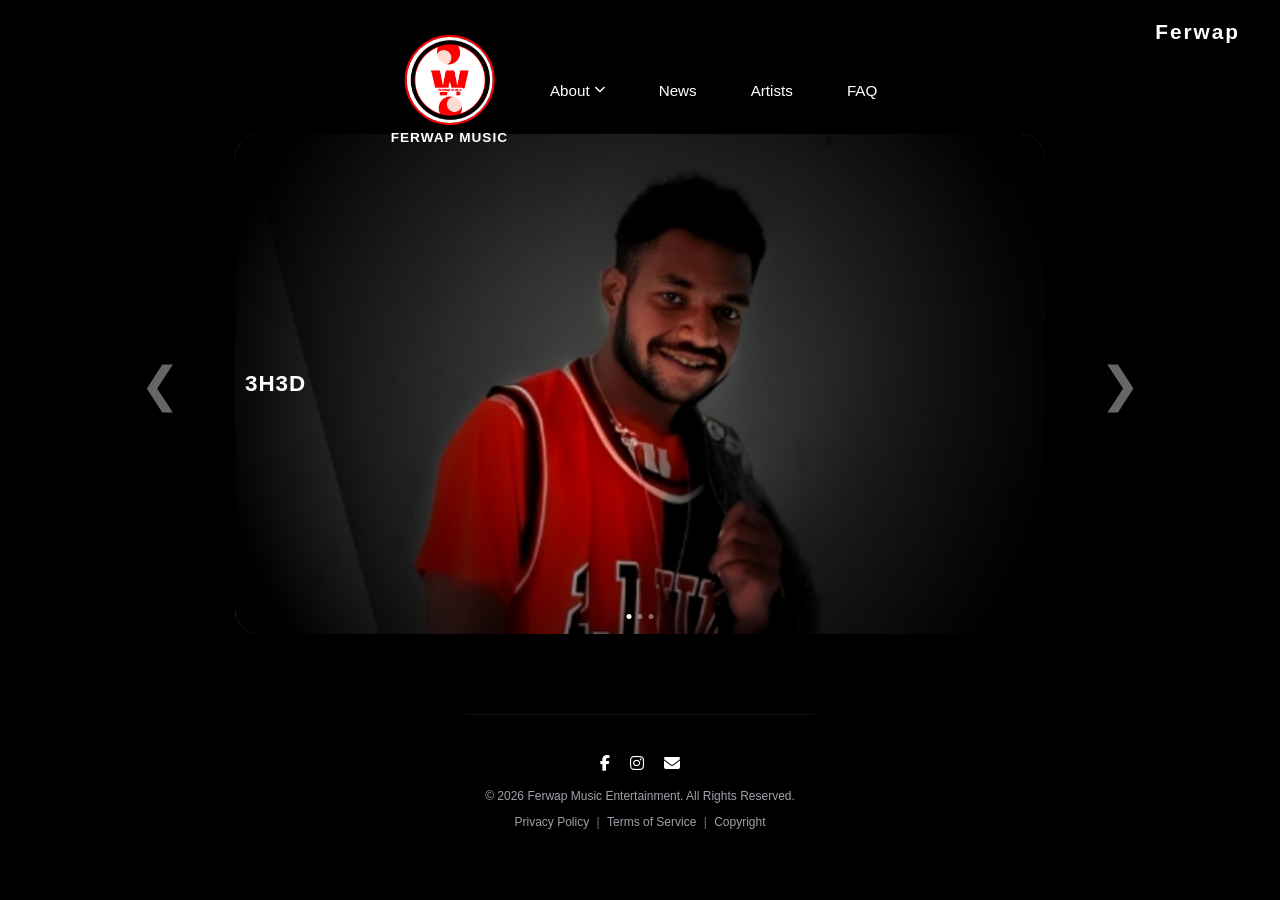
<file: index.html>
<!DOCTYPE html>
<html lang="en">
<head>
    <meta charset="UTF-8">
    <meta name="viewport" content="width=device-width, initial-scale=1.0">
    <title>Ferwap - Official Website</title>
    <link rel="icon" type="image/jpeg" href="ferwap.png">
    
    <!-- Tambahkan kode SEO & Open Graph di sini (di bawah baris icon, di atas stylesheet) -->
    <meta name="description" content="Ferwap Music Entertainment is an independent record label dedicated to global music distribution, artist management, and audio engineering excellence.">
    <meta name="keywords" content="Ferwap Music Entertainment, Ferwap Music, Record Label, Independent Record Label, Music Distribution, 3H3D, Ferrson, ANDER">
    <meta name="robots" content="index, follow, max-image-preview:large">
    <meta name="author" content="Ferwap Music Entertainment">
    <link rel="canonical" href="https://ferwap.com/">

    <!-- Open Graph Tags (Pastikan pakai Ferwap.jpeg yang ada di folder utama) -->
    <meta property="og:type" content="business.business">
    <meta property="og:title" content="Ferwap Music Entertainment | Independent Record Label">
    <meta property="og:description" content="Ferwap Music Entertainment is an independent record label dedicated to global music distribution, artist management, and audio engineering excellence.">
    <meta property="og:url" content="https://ferwap.com/">
    <meta property="og:image" content="https://ferwap.com/Ferwap.jpeg">

    <link rel="stylesheet" href="css/style.css">
    <link rel="stylesheet" href="css/style.css">
    <link rel="stylesheet" href="https://cdnjs.cloudflare.com/ajax/libs/font-awesome/6.4.0/css/all.min.css">
    <script id="Cookiebot" src="https://consent.cookiebot.com/uc.js" data-cbid="98681b56-e768-4ba2-be02-112eac0b8308"  type="text/javascript"></script>
    <!-- Google tag (gtag.js) -->
<script async src="https://www.googletagmanager.com/gtag/js?id=G-PMJVQNVLZD"></script>
<script>
  window.dataLayer = window.dataLayer || [];
  function gtag(){dataLayer.push(arguments);}
  gtag('js', new Date());

  gtag('config', 'G-PMJVQNVLZD');
</script>
</head>
<body>

    <!-- Top Header Bar (Logo SONY di Kanan Atas) -->
    <header class="top-header">
        <div class="brand-top-right">
            <span class="sony-logo">Ferwap</span>
        </div>
    </header>

<!-- Hero Main Section -->
        <section class="hero-container">
            <!-- Header Navigasi & Logo Bersanding dalam Satu Baris -->
            <nav class="main-nav">
                <!-- Logo Ferwap Music diletakkan di sebelah kiri About -->
                <div class="brand-group-left">
                <a href="https://ferwap.com" style="display: flex; flex-direction: column; align-items: center; text-decoration: none;">
                    <img src="Ferwap.jpeg" alt="Ferwap Music Logo" style="height: 90px; width: 90px; border-radius: 50%; object-fit: cover; border: 2px solid #ff0000;">
                    <span class="sub-brand-text" style="color: #fff; font-weight: bold; letter-spacing: 1px; margin-top: 5px; font-size: 0.85rem;">FERWAP MUSIC</span>
                </a>
            </div>

                <!-- Menu Navigasi -->
                <div class="dropdown">
                    <a href="#" class="drop-btn">About <i class="fa-solid fa-chevron-down" style="font-size: 0.7rem; margin-left: 4px;"></i></a>
                    <div class="dropdown-content">
                        <a href="artists">Featured Artists</a>
                        <a href="executives">Executives</a>
                        <a href="contacts">Contacts</a>
                    </div>
                </div>
                <a href="news">News</a>
                <a href="artists">Artists</a>
                <a href="faq">FAQ</a>
            </nav>

            <!-- Slide Content (Gambar & Teks Artist di Tengah) -->
            <div class="slide-content">
                <button class="slider-arrow arrow-left" id="prevBtn">&#10094;</button>
                <div class="artist-label-text">3H3D</div>
                <div class="hero-image-box">
                    <a href="https://3h3dofficial.web.id" target="_blank">
                        <img src="3H3D.jpeg" alt="3H3D" class="hero-img">
                    </a>
                    <div class="hero-dots">
                        <span class="dot active"></span>
                        <span class="dot"></span>
                        <span class="dot"></span>
                    </div>
                </div>
                <button class="slider-arrow arrow-right" id="nextBtn">&#10095;</button>
            </div>

    <!-- Footer Section -->
    <footer class="site-footer">
        <div class="social-icons">
            <a href="https://www.facebook.com/ferwapmusic" aria-label="Facebook"><i class="fa-brands fa-facebook-f"></i></a>
            <a href="https://www.instagram.com/ferwapmusic" aria-label="Instagram"><i class="fa-brands fa-instagram"></i></a>
            <a href="ferwapmusic.info@gmail.com" aria-label="Email"><i class="fa-solid fa-envelope"></i></a>
        </div>
        <p class="copyright">&copy; 2026 Ferwap Music Entertainment. All Rights Reserved.</p>
        <div class="footer-links">
            <a href="privacy">Privacy Policy</a> | 
            <a href="terms">Terms of Service</a> | 
            <a href="copyright">Copyright</a>
        </div>
    </footer>

    <script src="js/main.js"></script>
</body>
</html>
</file>
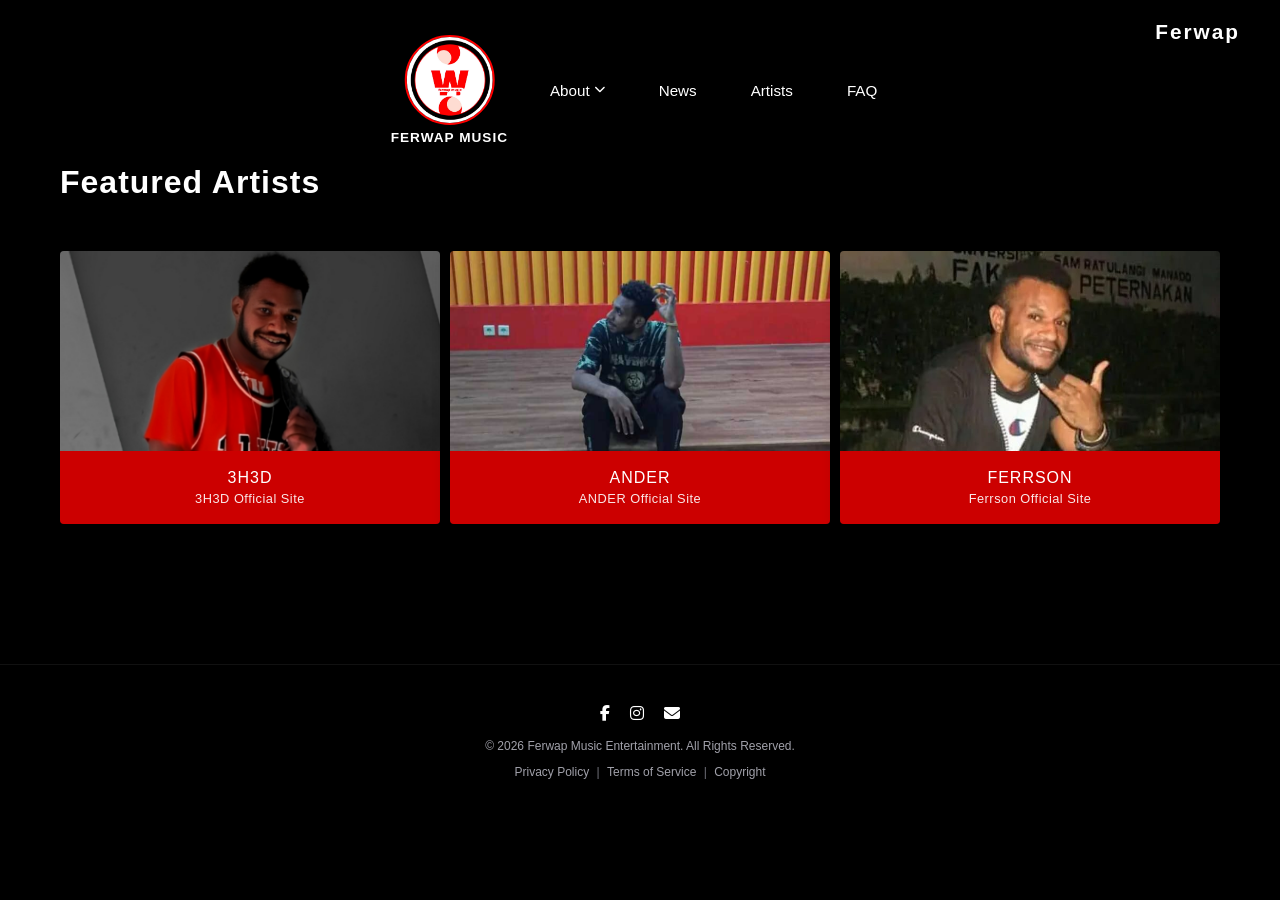
<file: artists.html>
<!DOCTYPE html>
<html lang="id">
<head>
    <meta charset="UTF-8">
    <meta name="viewport" content="width=device-width, initial-scale=1.0">
    <title>Featured Artists - Ferwap Music</title>
    <link rel="icon" type="image/jpeg" href="ferwap.png">
    <link rel="stylesheet" href="css/style.css">
    <link rel="stylesheet" href="https://cdnjs.cloudflare.com/ajax/libs/font-awesome/6.4.0/css/all.min.css">
    <style>
        <style>
     /* Gaya Khusus Halaman Artists Latar Belakang Hitam */
        body {
            background-color: #000000; /* Latar belakang hitam penuh */
            color: #ffffff;            /* Teks utama putih */
            margin: 0;
            font-family: sans-serif;
        }
        

        .artists-section {
            padding: 60px 20px;
            max-width: 1200px;
            margin: 0 auto;
        }

        .artists-header {
            text-align: left;
            margin-bottom: 50px;
        }

        .artists-header h1 {
            font-size: 2.rem;
            font-weight: 800;
            letter-spacing: 1px;
            color: #ffffff;
            margin-bottom: 10px;
        }

        /* Grid Kartu Artis */
        .artists-grid {
            display: grid;
            grid-template-columns: repeat(auto-fit, minmax(150px, 1fr));
            gap: 10px;
        }

        .artist-card {
            background-color: #111111;
            text-decoration: none;
            display: block;
            box-shadow: 0 4px 15px rgba(0, 0, 0, 0.5);
            transition: transform 0.3s ease, box-shadow 0.3s ease;
            overflow: hidden;
            border-radius: 4px;
        }

        .artist-card:hover {
            transform: translateY(-6px);
            box-shadow: 0 10px 25px rgba(255, 255, 255, 0.1);
        }

        .artist-card-img {
            width: 100%;
            height: 200px;
            object-fit: cover;
            display: block;
        }

        /* Kotak Merah di Bawah Foto */
        .artist-card-info {
            background-color: #cc0000; /* Warna merah khas label */
            color: #fff;
            padding: 18px 15px;
            text-align: center;
        }

        .artist-card-name {
            font-size: 1.rem;
            font-weight: 500;
            letter-spacing: 1px;
            margin-bottom: 4px;
            text-transform: uppercase;
        }

        .artist-card-sub {
            font-size: 0.8rem;
            letter-spacing: 0.5px;
            opacity: 0.9;
        }
</style>
    </style>
    <script id="Cookiebot" src="https://consent.cookiebot.com/uc.js" data-cbid="98681b56-e768-4ba2-be02-112eac0b8308"  type="text/javascript"></script>
    <!-- Google tag (gtag.js) -->
<script async src="https://www.googletagmanager.com/gtag/js?id=G-PMJVQNVLZD"></script>
<script>
  window.dataLayer = window.dataLayer || [];
  function gtag(){dataLayer.push(arguments);}
  gtag('js', new Date());

  gtag('config', 'G-PMJVQNVLZD');
</script>
</head>
<body>

    <!-- Top Header Bar (Logo SONY di Kanan Atas) -->
    <header class="top-header">
        <div class="brand-top-right">
            <span class="sony-logo">Ferwap</span>
        </div>
    </header>

    <!-- Hero Main Section & Navigasi -->
    <section class="hero-container">
        <nav class="main-nav">
            <!-- Logo Ferwap Music di sebelah kiri -->
            <div class="brand-group-left">
                <a href="https://ferwap.com" style="display: flex; flex-direction: column; align-items: center; text-decoration: none;">
                    <img src="Ferwap.jpeg" alt="Ferwap Music Logo" style="height: 90px; width: 90px; border-radius: 50%; object-fit: cover; border: 2px solid #ff0000;">
                    <span class="sub-brand-text" style="color: #fff; font-weight: bold; letter-spacing: 1px; margin-top: 5px; font-size: 0.85rem;">FERWAP MUSIC</span>
                </a>
            </div>

            <!-- Menu Navigasi -->
            <div class="dropdown">
                <a href="#" class="drop-btn">About <i class="fa-solid fa-chevron-down" style="font-size: 0.7rem; margin-left: 4px;"></i></a>
                <div class="dropdown-content">
                    <a href="artists">Featured Artists</a>
                    <a href="executives">Executives</a>
                    <a href="contacts">Contacts</a>
                </div>
            </div>
            <a href="news">News</a>
            <a href="artists">Artists</a>
            <a href="faq">FAQ</a>
        </nav>
    </section>

    <!-- Konten Utama Halaman Featured Artists -->
    <main class="artists-section">
        <div class="artists-header">
            <h1>Featured Artists</h1>
        </div>

        <div class="artists-grid">
            
            <!-- Artis 1: 3H3D -->
            <a href="https://3h3dofficial.web.id" target="_blank" class="artist-card">
                <img src="3H3D.jpeg" alt="3H3D" class="artist-card-img">
                <div class="artist-card-info">
                    <div class="artist-card-name">3H3D</div>
                    <div class="artist-card-sub">3H3D Official Site</div>
                </div>
            </a>

            <!-- Artis 2: ANDER -->
            <a href="https://anderld.ferwap.com/" target="_blank" class="artist-card">
                <img src="ANDER.jpg" alt="ANDER" class="artist-card-img">
                <div class="artist-card-info">
                    <div class="artist-card-name">ANDER</div>
                    <div class="artist-card-sub">ANDER Official Site</div>
                </div>
            </a>

            <!-- Artis 3: Ferrson -->
            <a href="https://ferrsonproduction.ferwap.com" target="_blank" class="artist-card">
                <img src="Ferrson.F.jpeg" alt="Ferrson" class="artist-card-img">
                <div class="artist-card-info">
                    <div class="artist-card-name">Ferrson</div>
                    <div class="artist-card-sub">Ferrson Official Site</div>
                </div>
            </a>

        </div>
    </main>

     <!-- Footer Section -->
    <footer class="site-footer">
        <div class="social-icons">
            <a href="https://www.facebook.com/ferwapmusic" aria-label="Facebook"><i class="fa-brands fa-facebook-f"></i></a>
            <a href="https://www.instagram.com/ferwapmusic" aria-label="Instagram"><i class="fa-brands fa-instagram"></i></a>
            <a href="ferwapmusic.info@gmail.com" aria-label="Email"><i class="fa-solid fa-envelope"></i></a>
        </div>
        <p class="copyright">&copy; 2026 Ferwap Music Entertainment. All Rights Reserved.</p>
        <div class="footer-links">
            <a href="privacy">Privacy Policy</a> | 
            <a href="terms">Terms of Service</a> | 
            <a href="copyright">Copyright</a>
        </div>
    </footer>
</body>
</html>
</file>
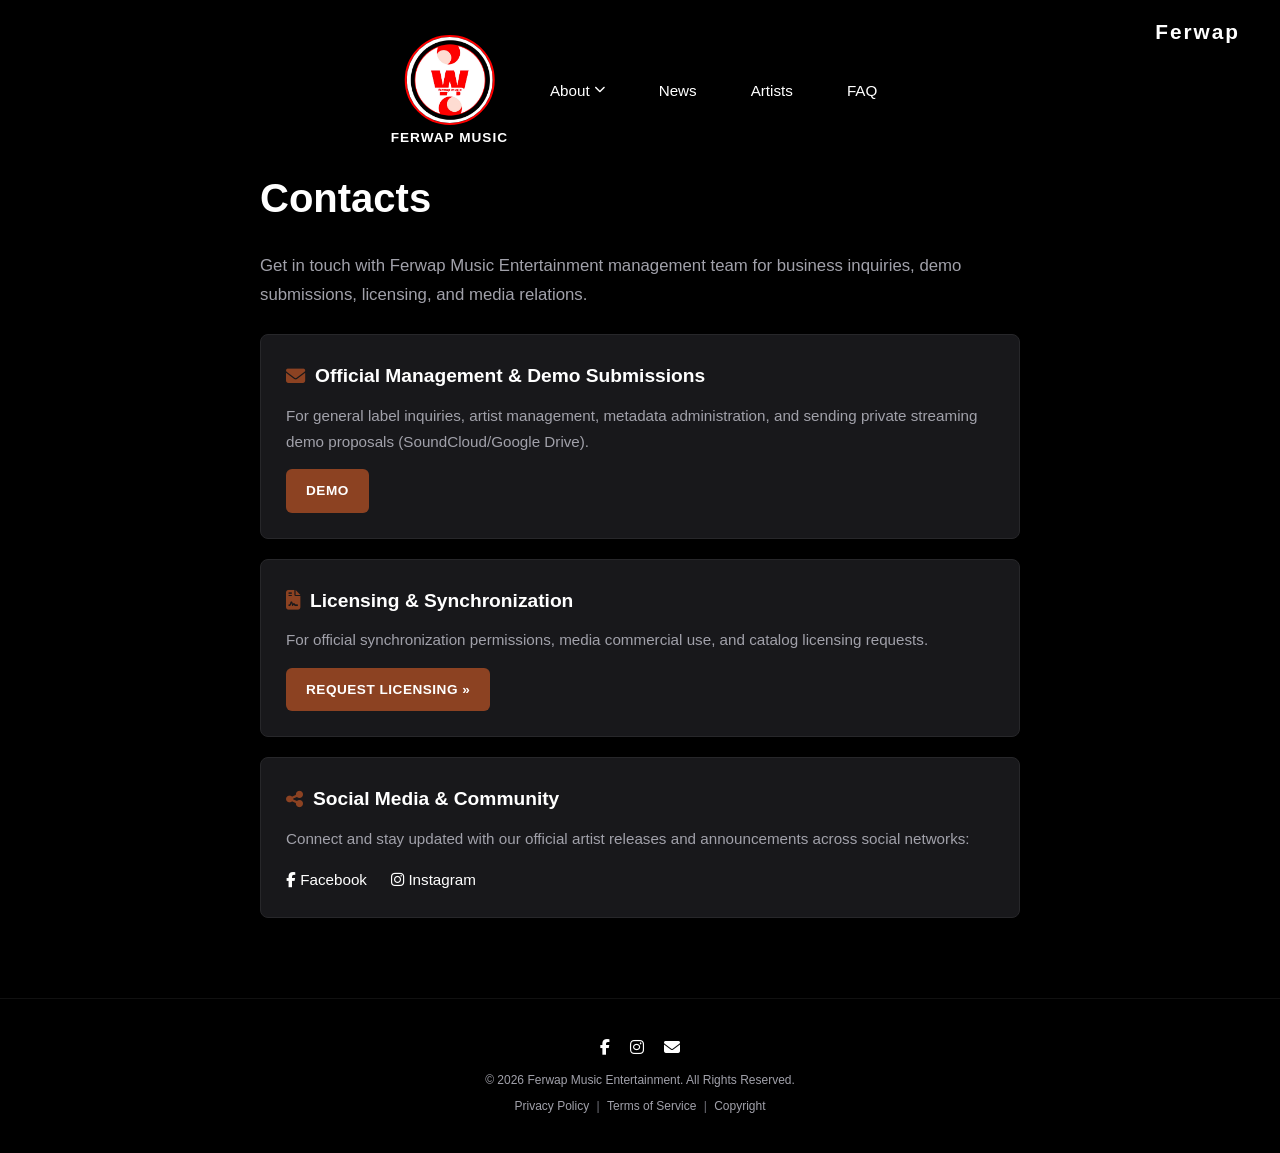
<file: contacts.html>
<!DOCTYPE html>
<html lang="en">
<head>
    <meta charset="UTF-8">
    <meta name="viewport" content="width=device-width, initial-scale=1.0">
    <title>Contacts - Ferwap Music</title>
    <link rel="icon" type="image/jpeg" href="ferwap.png">
    <link rel="stylesheet" href="css/style.css">
    <link rel="stylesheet" href="https://cdnjs.cloudflare.com/ajax/libs/font-awesome/6.4.0/css/all.min.css">
    <style>
        .legal-container {
            max-width: 800px;
            margin: 60px auto;
            padding: 0 20px;
            color: #d1d5db;
            line-height: 1.7;
        }
        .legal-container h1 {
            color: #ffffff;
            font-size: 2.5rem;
            margin-bottom: 20px;
            font-weight: 800;
        }
        .legal-container p {
            margin-bottom: 25px;
            font-size: 1.05rem;
            color: #a1a1aa;
        }
        .contact-box {
            background-color: #18181b;
            border: 1px solid #27272a;
            border-radius: 8px;
            padding: 25px;
            margin-bottom: 20px;
            transition: background-color 0.2s;
        }
        .contact-box:hover {
            background-color: #202023;
        }
        .contact-box h3 {
            color: #ffffff;
            font-size: 1.2rem;
            margin-bottom: 10px;
            font-weight: 700;
            display: flex;
            align-items: center;
            gap: 10px;
        }
        .contact-box h3 i {
            color: #8c4222;
        }
        .contact-box p {
            margin-bottom: 15px;
            font-size: 0.95rem;
        }
        .btn-contact {
            display: inline-block;
            background-color: #8c4222;
            color: #ffffff;
            text-decoration: none;
            padding: 10px 20px;
            border-radius: 6px;
            font-size: 0.85rem;
            font-weight: 700;
            letter-spacing: 0.5px;
            transition: background-color 0.2s ease;
        }
        .btn-contact:hover {
            background-color: #a64f28;
        }
        .legal-container strong {
            color: #ffffff;
        }
    </style>
    <script id="Cookiebot" src="https://consent.cookiebot.com/uc.js" data-cbid="98681b56-e768-4ba2-be02-112eac0b8308"  type="text/javascript"></script>
    <!-- Google tag (gtag.js) -->
<script async src="https://www.googletagmanager.com/gtag/js?id=G-PMJVQNVLZD"></script>
<script>
  window.dataLayer = window.dataLayer || [];
  function gtag(){dataLayer.push(arguments);}
  gtag('js', new Date());

  gtag('config', 'G-PMJVQNVLZD');
</script>
</head>
<body>

    <!-- Top Header Bar -->
    <header class="top-header">
        <div class="brand-top-right">
            <span class="sony-logo">Ferwap</span>
        </div>
    </header>

    <!-- Hero Main Section -->
    <section class="hero-container">
        <nav class="main-nav">
            <div class="brand-group-left">
                <a href="https://ferwap.com" style="display: flex; flex-direction: column; align-items: center; text-decoration: none;">
                    <img src="Ferwap.jpeg" alt="Ferwap Music Logo" style="height: 90px; width: 90px; border-radius: 50%; object-fit: cover; border: 2px solid #ff0000;">
                    <span class="sub-brand-text" style="color: #fff; font-weight: bold; letter-spacing: 1px; margin-top: 5px; font-size: 0.85rem;">FERWAP MUSIC</span>
                </a>
            </div>

            <div class="dropdown">
                <a href="#" class="drop-btn">About <i class="fa-solid fa-chevron-down" style="font-size: 0.7rem; margin-left: 4px;"></i></a>
                <div class="dropdown-content">
                    <a href="artists">Featured Artists</a>
                    <a href="executives">Executives</a>
                    <a href="contacts">Contacts</a>
                </div>
            </div>
            <a href="news">News</a>
            <a href="artists">Artists</a>
            <a href="faq">FAQ</a>
        </nav>
    </section>

    <!-- Main Content Area -->
    <main class="legal-container">
        
        <h1>Contacts</h1>
        <p>Get in touch with Ferwap Music Entertainment management team for business inquiries, demo submissions, licensing, and media relations.</p>
        
        <!-- Kotak Kontak 1: Umum & Manajemen -->
        <div class="contact-box">
            <h3><i class="fa-solid fa-envelope"></i> Official Management & Demo Submissions</h3>
            <p>For general label inquiries, artist management, metadata administration, and sending private streaming demo proposals (SoundCloud/Google Drive).</p>
            <a href="https://talent.ferwap.com" class="btn-contact">DEMO</a>
        </div>

        <!-- Kotak Kontak 2: Perizinan / Licensing -->
        <div class="contact-box">
            <h3><i class="fa-solid fa-file-contract"></i> Licensing & Synchronization</h3>
            <p>For official synchronization permissions, media commercial use, and catalog licensing requests.</p>
            <a href="mailto:ferwapmusic.info@gmail.com" class="btn-contact">REQUEST LICENSING »</a>
        </div>

        <!-- Kotak Kontak 3: Sosial Media -->
        <div class="contact-box">
            <h3><i class="fa-solid fa-share-nodes"></i> Social Media & Community</h3>
            <p>Connect and stay updated with our official artist releases and announcements across social networks:</p>
            <p style="margin-bottom: 0;">
                <a href="https://www.facebook.com/ferwapmusic" target="_blank" style="color: #ffffff; text-decoration: none; margin-right: 20px;"><i class="fa-brands fa-facebook-f"></i> Facebook</a>
                <a href="https://www.instagram.com/ferwapmusic" target="_blank" style="color: #ffffff; text-decoration: none;"><i class="fa-brands fa-instagram"></i> Instagram</a>
            </p>
        </div>

    </main>

    <!-- Footer Section -->
    <footer class="site-footer">
        <div class="social-icons">
            <a href="https://www.facebook.com/ferwapmusic" aria-label="Facebook"><i class="fa-brands fa-facebook-f"></i></a>
            <a href="https://www.instagram.com/ferwapmusic" aria-label="Instagram"><i class="fa-brands fa-instagram"></i></a>
            <a href="mailto:ferwapmusic.info@gmail.com" aria-label="Email"><i class="fa-solid fa-envelope"></i></a>
        </div>
        <p class="copyright">&copy; 2026 Ferwap Music Entertainment. All Rights Reserved.</p>
        <div class="footer-links">
            <a href="privacy">Privacy Policy</a> | 
            <a href="terms">Terms of Service</a> | 
            <a href="copyright">Copyright</a>
        </div>
    </footer>

</body>
</html>
</file>
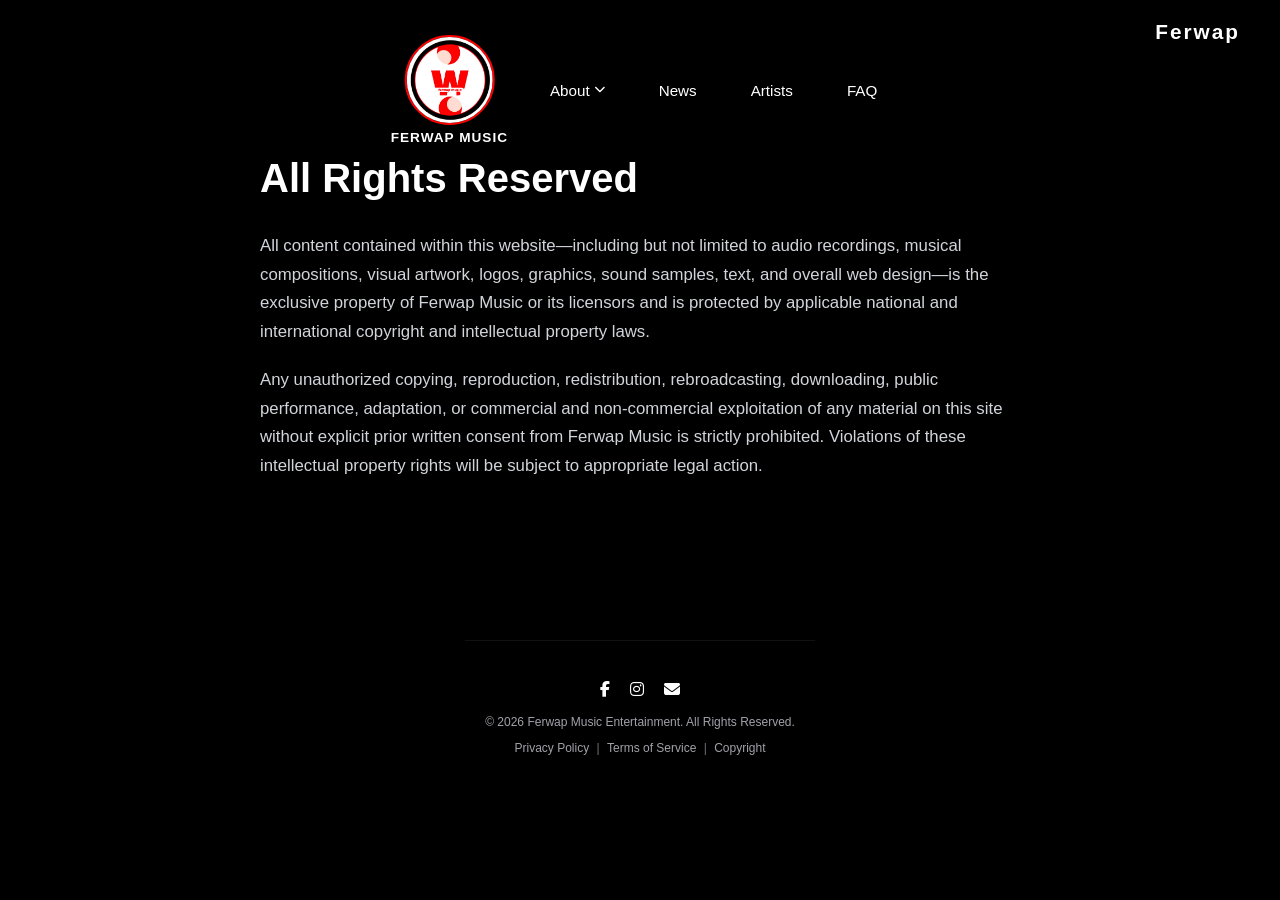
<file: copyright.html>
<!DOCTYPE html>
<html lang="en">
<head>
    <meta charset="UTF-8">
    <meta name="viewport" content="width=device-width, initial-scale=1.0">
    <title>Copyright - Ferwap Music</title>
    <link rel="icon" type="image/jpeg" href="ferwap.png">
    <link rel="stylesheet" href="css/style.css">
    <link rel="stylesheet" href="https://cdnjs.cloudflare.com/ajax/libs/font-awesome/6.4.0/css/all.min.css">
    <style>
        .legal-container {
            max-width: 800px;
            margin: 60px auto;
            padding: 0 20px;
            color: #d1d5db;
            line-height: 1.7;
        }
        .legal-container h1 {
            color: #ffffff;
            font-size: 2.5rem;
            margin-bottom: 20px;
            font-weight: 800;
        }
        .legal-container p {
            margin-bottom: 20px;
            font-size: 1.05rem;
        }
        .back-home {
            display: inline-block;
            margin-bottom: 30px;
            color: #ffffff;
            text-decoration: none;
            font-weight: 600;
            transition: opacity 0.2s;
        }
        .back-home:hover {
            opacity: 0.7;
        }
    </style>
    <script id="Cookiebot" src="https://consent.cookiebot.com/uc.js" data-cbid="98681b56-e768-4ba2-be02-112eac0b8308"  type="text/javascript"></script>
    <!-- Google tag (gtag.js) -->
<script async src="https://www.googletagmanager.com/gtag/js?id=G-PMJVQNVLZD"></script>
<script>
  window.dataLayer = window.dataLayer || [];
  function gtag(){dataLayer.push(arguments);}
  gtag('js', new Date());

  gtag('config', 'G-PMJVQNVLZD');
</script>
</head>
<body>

     <!-- Top Header Bar (Logo SONY di Kanan Atas) -->
    <header class="top-header">
        <div class="brand-top-right">
            <span class="sony-logo">Ferwap</span>
        </div>
    </header>

<!-- Hero Main Section -->
        <section class="hero-container">
            <!-- Header Navigasi & Logo Bersanding dalam Satu Baris -->
            <nav class="main-nav">
                <!-- Logo Ferwap Music diletakkan di sebelah kiri About -->
                <div class="brand-group-left">
                <a href="https://ferwap.com" style="display: flex; flex-direction: column; align-items: center; text-decoration: none;">
                    <img src="Ferwap.jpeg" alt="Ferwap Music Logo" style="height: 90px; width: 90px; border-radius: 50%; object-fit: cover; border: 2px solid #ff0000;">
                    <span class="sub-brand-text" style="color: #fff; font-weight: bold; letter-spacing: 1px; margin-top: 5px; font-size: 0.85rem;">FERWAP MUSIC</span>
                </a>
            </div>

                <!-- Menu Navigasi -->
                <div class="dropdown">
                    <a href="#" class="drop-btn">About <i class="fa-solid fa-chevron-down" style="font-size: 0.7rem; margin-left: 4px;"></i></a>
                    <div class="dropdown-content">
                        <a href="artists">Featured Artists</a>
                        <a href="executives">Executives</a>
                        <a href="contacts">Contacts</a>
                    </div>
                </div>
                <a href="news">News</a>
                <a href="artists">Artists</a>
                <a href="faq">FAQ</a>
            </nav>
    <!-- Main Content Area -->
    <main class="legal-container">
        
        <h1>All Rights Reserved</h1>
        <p>All content contained within this website—including but not limited to audio recordings, musical compositions, visual artwork, logos, graphics, sound samples, text, and overall web design—is the exclusive property of Ferwap Music or its licensors and is protected by applicable national and international copyright and intellectual property laws.</p>
        
        <p>Any unauthorized copying, reproduction, redistribution, rebroadcasting, downloading, public performance, adaptation, or commercial and non-commercial exploitation of any material on this site without explicit prior written consent from Ferwap Music is strictly prohibited. Violations of these intellectual property rights will be subject to appropriate legal action.</p>
    </main>

     <!-- Footer Section -->
    <footer class="site-footer">
        <div class="social-icons">
            <a href="https://www.facebook.com/ferwapmusic" aria-label="Facebook"><i class="fa-brands fa-facebook-f"></i></a>
            <a href="https://www.instagram.com/ferwapmusic" aria-label="Instagram"><i class="fa-brands fa-instagram"></i></a>
            <a href="ferwapmusic.info@gmail.com" aria-label="Email"><i class="fa-solid fa-envelope"></i></a>
        </div>
        <p class="copyright">&copy; 2026 Ferwap Music Entertainment. All Rights Reserved.</p>
        <div class="footer-links">
            <a href="privacy">Privacy Policy</a> | 
            <a href="terms">Terms of Service</a> | 
            <a href="copyright">Copyright</a>
        </div>
    </footer>

</body>
</html>
</file>
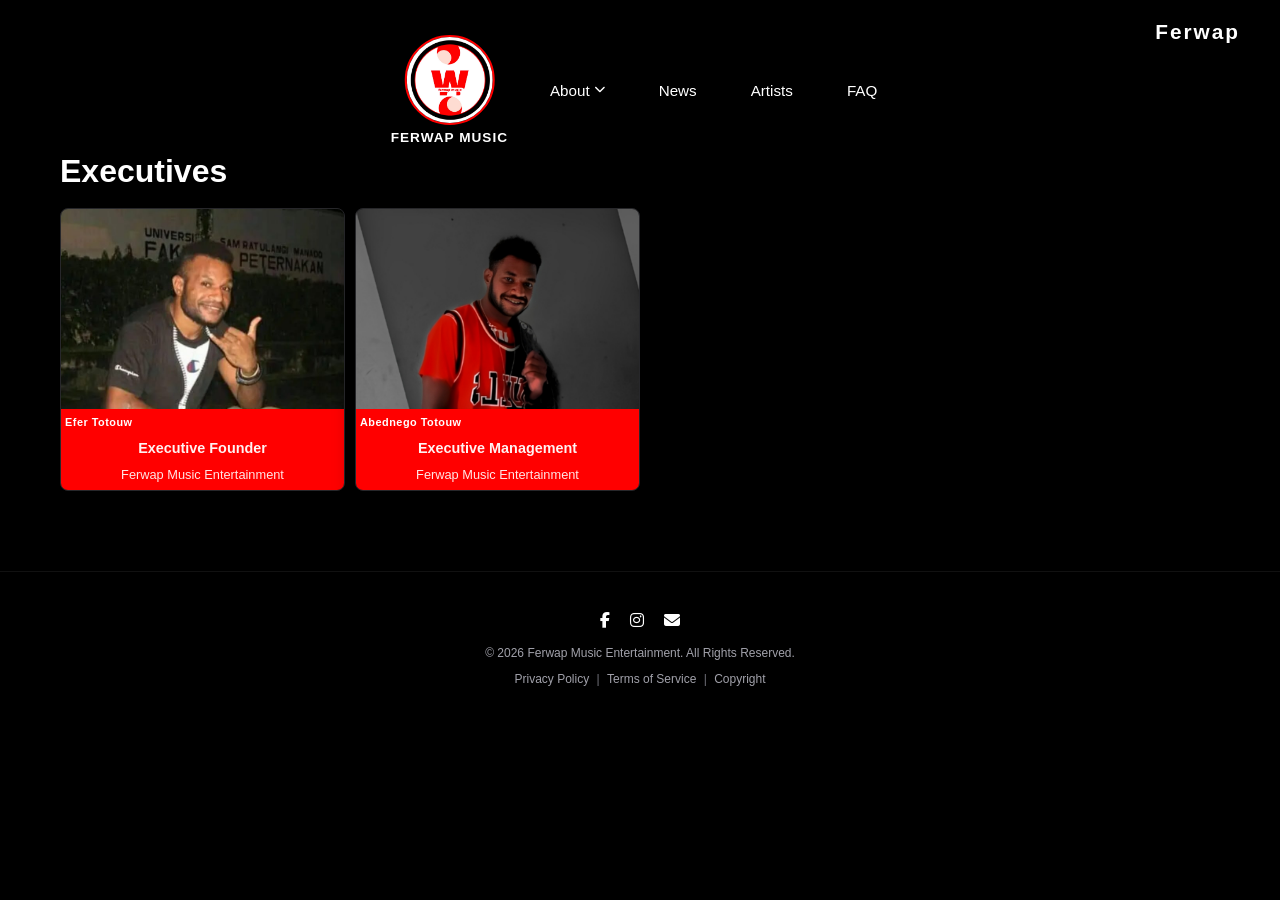
<file: executives.html>
<!DOCTYPE html>
<html lang="en">
<head>
    <meta charset="UTF-8">
    <meta name="viewport" content="width=device-width, initial-scale=1.0">
    <title>Executives - Ferwap Music</title>
    <link rel="icon" type="image/jpeg" href="ferwap.png">
    <link rel="stylesheet" href="css/style.css">
    <link rel="stylesheet" href="https://cdnjs.cloudflare.com/ajax/libs/font-awesome/6.4.0/css/all.min.css">
    <style>
        .legal-container {
            max-width: 1200px;
            margin: 40px auto;
            padding: 0 20px;
            color: #d1d5db;
            line-height: 1.7;
        }
        .legal-container h1 {
            color: #ffffff;
            font-size: 2.rem;
            margin-bottom: 10px;
            font-weight: 800;
        }
        .legal-container p.intro-text {
            color: #a1a1aa;
            font-size: 0.9rem;
            margin-bottom: 30px;
        }

        /* Layout Grid Berjajar Ke Samping seperti Featured Artists */
        .executives-grid {
            display: grid;
            grid-template-columns: repeat(auto-fit, minmax(150px, 1fr));
            gap: 10px;
            width: 50%;
            margin-top: 10px;
        }
        .exec-card {
            background-color: #18181b;
            border-radius: 8px;
            overflow: hidden;
            border: 1px solid #27272a;
            box-shadow: 0 8px 20px rgba(0,0,0,0.5);
            display: flex;
            flex-direction: column;
        }
        .exec-img-box {
            width: 100%;
            height: 200px;
        }
        .exec-img-box img {
            width: 100%;
            height: 100%;
            object-fit: cover;
            display: block;
        }
        /* Kotak Keterangan Warna Merah seperti Artist Cards */
        .exec-info-box {
            background-color: #ff0000;
            padding: 4px;
            text-align: center;
            color: #ffffff;
        }
        .exec-info-box h2 {
            font-size: .68rem;
            font-weight: 700;
            margin-bottom: 4px;
            letter-spacing: 0.5px;
        }
        .exec-info-box p.title-role {
            font-size: 0.9rem;
            font-weight: 600;
            margin-bottom: 4px;
            opacity: 0.95;
        }
        .exec-info-box p.company-name {
            font-size: 0.8rem;
            opacity: 0.9;
        }
    </style>
    <script id="Cookiebot" src="https://consent.cookiebot.com/uc.js" data-cbid="98681b56-e768-4ba2-be02-112eac0b8308"  type="text/javascript"></script>
    <!-- Google tag (gtag.js) -->
<script async src="https://www.googletagmanager.com/gtag/js?id=G-PMJVQNVLZD"></script>
<script>
  window.dataLayer = window.dataLayer || [];
  function gtag(){dataLayer.push(arguments);}
  gtag('js', new Date());

  gtag('config', 'G-PMJVQNVLZD');
</script>
</head>
<body>

    <!-- Top Header Bar (Logo Ferwap di Kanan Atas) -->
    <header class="top-header">
        <div class="brand-top-right">
            <span class="sony-logo">Ferwap</span>
        </div>
    </header>

    <!-- Hero Main Section -->
    <section class="hero-container">
        <!-- Header Navigasi & Logo Bersanding dalam Satu Baris -->
        <nav class="main-nav">
            <!-- Logo Ferwap Music diletakkan di sebelah kiri About -->
            <div class="brand-group-left">
                <a href="https://ferwap.com" style="display: flex; flex-direction: column; align-items: center; text-decoration: none;">
                    <img src="Ferwap.jpeg" alt="Ferwap Music Logo" style="height: 90px; width: 90px; border-radius: 50%; object-fit: cover; border: 2px solid #ff0000;">
                    <span class="sub-brand-text" style="color: #fff; font-weight: bold; letter-spacing: 1px; margin-top: 5px; font-size: 0.85rem;">FERWAP MUSIC</span>
                </a>
            </div>

            <!-- Menu Navigasi -->
            <div class="dropdown">
                <a href="#" class="drop-btn">About <i class="fa-solid fa-chevron-down" style="font-size: 0.7rem; margin-left: 4px;"></i></a>
                <div class="dropdown-content">
                    <a href="artists">Featured Artists</a>
                    <a href="executives">Executives</a>
                    <a href="contacts">Contacts</a>
                </div>
            </div>
            <a href="news">News</a>
            <a href="artists">Artists</a>
            <a href="faq">FAQ</a>
        </nav>
    </section>

    <!-- Main Content Area -->
    <main class="legal-container">
        
        <h1>Executives</h1>
        <!-- Daftar Profil Eksekutif (Berjajar ke Samping) -->
        <div class="executives-grid">
            
            <!-- Profil 1: Efer Totouw -->
            <div class="exec-card">
                <div class="exec-img-box">
                    <img src="Ferrson.F.jpeg" alt="Efer Totouw">
                </div>
                <div class="exec-info-box">
                    <h2>Efer Totouw</h2>
                    <p class="title-role">Executive Founder</p>
                    <p class="company-name">Ferwap Music Entertainment</p>
                </div>
            </div>

            <!-- Profil 2: Abednego Totouw -->
            <div class="exec-card">
                <div class="exec-img-box">
                    <img src="3H3D.jpeg" alt="Abednego Totouw">
                </div>
                <div class="exec-info-box">
                    <h2>Abednego Totouw</h2>
                    <p class="title-role">Executive Management</p>
                    <p class="company-name">Ferwap Music Entertainment</p>
                </div>
            </div>

        </div>

    </main>

    <!-- Footer Section -->
    <footer class="site-footer">
        <div class="social-icons">
            <a href="https://www.facebook.com/ferwapmusic" aria-label="Facebook"><i class="fa-brands fa-facebook-f"></i></a>
            <a href="https://www.instagram.com/ferwapmusic" aria-label="Instagram"><i class="fa-brands fa-instagram"></i></a>
            <a href="mailto:ferwapmusic.info@gmail.com" aria-label="Email"><i class="fa-solid fa-envelope"></i></a>
        </div>
        <p class="copyright">&copy; 2026 Ferwap Music Entertainment. All Rights Reserved.</p>
        <div class="footer-links">
            <a href="privacy">Privacy Policy</a> | 
            <a href="terms">Terms of Service</a> | 
            <a href="copyright">Copyright</a>
        </div>
    </footer>

</body>
</html>
</file>
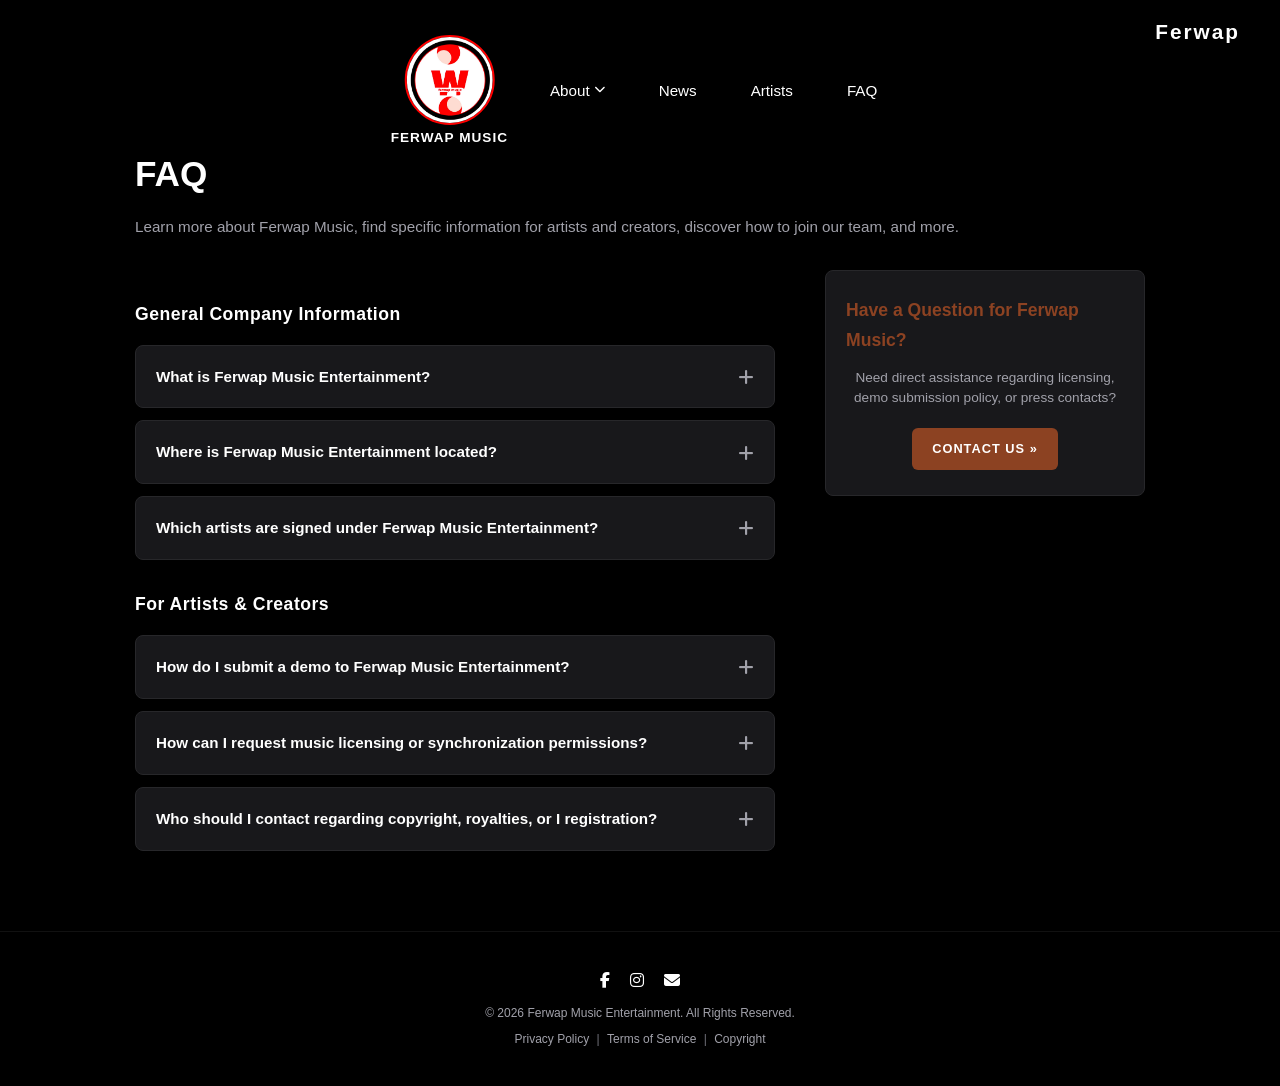
<file: faq.html>
<!DOCTYPE html>
<html lang="en">
<head>
    <meta charset="UTF-8">
    <meta name="viewport" content="width=device-width, initial-scale=1.0">
    <title>FAQ - Ferwap Music</title>
    <link rel="icon" type="image/jpeg" href="ferwap.png">
    <link rel="stylesheet" href="css/style.css">
    <link rel="stylesheet" href="https://cdnjs.cloudflare.com/ajax/libs/font-awesome/6.4.0/css/all.min.css">
    <style>
        .legal-container {
            max-width: 1050px;
            margin: 40px auto;
            padding: 0 20px;
            color: #d1d5db;
            line-height: 1.7;
        }
        .legal-container h1 {
            color: #ffffff;
            font-size: 2.2rem;
            margin-bottom: 10px;
            font-weight: 800;
        }
        .legal-container p.intro-text {
            color: #a1a1aa;
            font-size: 0.95rem;
            margin-bottom: 30px;
        }
        .faq-layout {
            display: grid;
            grid-template-columns: 1fr 320px;
            gap: 50px;
            width: 100%;
        }
        .faq-section-title {
            font-size: 1.1rem;
            font-weight: 700;
            margin: 30px 0 15px 0;
            color: #ffffff;
            letter-spacing: 0.5px;
        }
        .faq-container-box {
            display: flex;
            flex-direction: column;
            gap: 12px;
            width: 100%;
        }
        
        /* Gaya Kotak FAQ persis seperti referensi (tanpa JS) */
        .faq-item {
            background-color: #18181b;
            border: 1px solid #27272a;
            border-radius: 8px;
            overflow: hidden;
            transition: background-color 0.2s ease;
        }
        .faq-item:hover {
            background-color: #202023;
        }
        .faq-question {
            width: 100%;
            padding: 18px 20px;
            display: flex;
            justify-content: space-between;
            align-items: center;
            background: none;
            border: none;
            color: #ffffff;
            font-size: 0.95rem;
            font-weight: 600;
            text-align: left;
            cursor: pointer;
            gap: 15px;
            list-style: none;
        }
        .faq-question::-webkit-details-marker {
            display: none;
        }
        .faq-answer {
            background-color: #121215;
            color: #a1a1aa;
            font-size: 0.9rem;
            line-height: 1.6;
            padding: 15px 20px 20px 20px;
            border-top: 1px solid #27272a;
        }
        .faq-icon {
            font-size: 1.1rem;
            transition: transform 0.3s ease;
            color: #a1a1aa;
        }
        details[open] .faq-icon {
            transform: rotate(45deg);
            color: #ffffff;
        }

        /* Sidebar Kanan */
        .faq-sidebar {
            display: flex;
            flex-direction: column;
            gap: 25px;
        }
        .sidebar-card {
            background-color: #18181b;
            border: 1px solid #27272a;
            border-radius: 8px;
            padding: 25px 20px;
            text-align: center;
        }
        .sidebar-card h3 {
            color: #8c4222;
            font-size: 1.1rem;
            font-weight: 700;
            margin-bottom: 12px;
        }
        .sidebar-card p {
            color: #a1a1aa;
            font-size: 0.85rem;
            line-height: 1.5;
            margin-bottom: 20px;
        }
        .btn-faq {
            display: inline-block;
            background-color: #8c4222;
            color: #ffffff;
            text-decoration: none;
            padding: 10px 20px;
            border-radius: 6px;
            font-size: 0.8rem;
            font-weight: 700;
            letter-spacing: 1px;
            transition: background-color 0.2s ease;
        }
        .btn-faq:hover {
            background-color: #a64f28;
        }

        @media (max-width: 900px) {
            .faq-layout {
                grid-template-columns: 1fr;
            }
        }
    </style>
    <script id="Cookiebot" src="https://consent.cookiebot.com/uc.js" data-cbid="98681b56-e768-4ba2-be02-112eac0b8308"  type="text/javascript"></script>
    <!-- Google tag (gtag.js) -->
<script async src="https://www.googletagmanager.com/gtag/js?id=G-PMJVQNVLZD"></script>
<script>
  window.dataLayer = window.dataLayer || [];
  function gtag(){dataLayer.push(arguments);}
  gtag('js', new Date());

  gtag('config', 'G-PMJVQNVLZD');
</script>
</head>
<body>

    <!-- Top Header Bar -->
    <header class="top-header">
        <div class="brand-top-right">
            <span class="sony-logo">Ferwap</span>
        </div>
    </header>

    <!-- Hero Main Section -->
    <section class="hero-container">
        <nav class="main-nav">
            <div class="brand-group-left">
                <a href="https://ferwap.com" style="display: flex; flex-direction: column; align-items: center; text-decoration: none;">
                    <img src="Ferwap.jpeg" alt="Ferwap Music Logo" style="height: 90px; width: 90px; border-radius: 50%; object-fit: cover; border: 2px solid #ff0000;">
                    <span class="sub-brand-text" style="color: #fff; font-weight: bold; letter-spacing: 1px; margin-top: 5px; font-size: 0.85rem;">FERWAP MUSIC</span>
                </a>
            </div>

            <div class="dropdown">
                <a href="#" class="drop-btn">About <i class="fa-solid fa-chevron-down" style="font-size: 0.7rem; margin-left: 4px;"></i></a>
                <div class="dropdown-content">
                    <a href="artists">Featured Artists</a>
                    <a href="executives">Executives</a>
                    <a href="contacts">Contacts</a>
                </div>
            </div>
            <a href="news">News</a>
            <a href="artists">Artists</a>
            <a href="faq">FAQ</a>
        </nav>
    </section>

    <!-- Main Content Area -->
    <main class="legal-container">
        
        <h1>FAQ</h1>
        <p class="intro-text">Learn more about Ferwap Music, find specific information for artists and creators, discover how to join our team, and more. </p>
        
        <div class="faq-layout">
            
            <!-- Kolom Kiri: Pertanyaan Accordion -->
            <div class="faq-content">
                
                <div class="faq-section-title">General Company Information</div>
                <div class="faq-container-box">
                    
                    <details class="faq-item">
                        <summary class="faq-question">
                            What is Ferwap Music Entertainment?
                            <i class="fa-solid fa-plus faq-icon"></i>
                        </summary>
                        <div class="faq-answer">
                            Ferwap Music Entertainment is an independent record label and digital infrastructure ecosystem supporting independent musicians in managing releases, distribution, and metadata professionally.
                        </div>
                    </details>

                    <details class="faq-item">
                        <summary class="faq-question">
                            Where is Ferwap Music Entertainment located?
                            <i class="fa-solid fa-plus faq-icon"></i>
                        </summary>
                        <div class="faq-answer">
                            Ferwap Music Entertainment operates digitally with management based in Indonesia, handling global music releases and metadata administration across major digital streaming platforms.
                        </div>
                    </details>

                    <details class="faq-item">
                        <summary class="faq-question">
                            Which artists are signed under Ferwap Music Entertainment?
                            <i class="fa-solid fa-plus faq-icon"></i>
                        </summary>
                        <div class="faq-answer">
                            Our release catalog and collaborative network include independent artists such as 3H3D, Ferrson, ANDER, and various independent music projects.
                        </div>
                    </details>

                </div>

                <div class="faq-section-title">For Artists & Creators</div>
                <div class="faq-container-box">
                    
                    <details class="faq-item">
                        <summary class="faq-question">
                            How do I submit a demo to Ferwap Music Entertainment?
                            <i class="fa-solid fa-plus faq-icon"></i>
                        </summary>
                        <div class="faq-answer">
                            You can send private streaming links (such as Soundcloud Private or Google Drive) along with brief information about your music project to our official management email at <strong>ferwapmusic.info@gmail.com</strong>.
                        </div>
                    </details>

                    <details class="faq-item">
                        <summary class="faq-question">
                            How can I request music licensing or synchronization permissions?
                            <i class="fa-solid fa-plus faq-icon"></i>
                        </summary>
                        <div class="faq-answer">
                            For official licensing inquiries, synchronization requests for media projects, or commercial use of our catalog tracks, please submit your proposal and details directly to our management team via email.
                        </div>
                    </details>

                    <details class="faq-item">
                        <summary class="faq-question">
                            Who should I contact regarding copyright, royalties, or I registration?
                            <i class="fa-solid fa-plus faq-icon"></i>
                        </summary>
                        <div class="faq-answer">
                            For inquiries regarding release metadata administration, identifier registrations, or catalog administration, please contact our label management team via email.
                        </div>
                    </details>

                </div>

            </div>

            <!-- Kolom Kanan: Sidebar Bantuan -->
            <div class="faq-sidebar">
                <div class="sidebar-card">
                    <h3>Have a Question for Ferwap Music?</h3>
                    <p>Need direct assistance regarding licensing, demo submission policy, or press contacts?</p>
                    <a href="mailto:ferwapmusic.info@gmail.com" class="btn-faq">CONTACT US »</a>
                </div>
            </div>

        </div>

    </main>

    <!-- Footer Section -->
    <footer class="site-footer">
        <div class="social-icons">
            <a href="https://www.facebook.com/ferwapmusic" aria-label="Facebook"><i class="fa-brands fa-facebook-f"></i></a>
            <a href="https://www.instagram.com/ferwapmusic" aria-label="Instagram"><i class="fa-brands fa-instagram"></i></a>
            <a href="mailto:ferwapmusic.info@gmail.com" aria-label="Email"><i class="fa-solid fa-envelope"></i></a>
        </div>
        <p class="copyright">&copy; 2026 Ferwap Music Entertainment. All Rights Reserved.</p>
        <div class="footer-links">
            <a href="privacy">Privacy Policy</a> | 
            <a href="terms">Terms of Service</a> | 
            <a href="copyright">Copyright</a>
        </div>
    </footer>

</body>
</html>
</file>
<file: css/style.css>
* {
    margin: 0;
    padding: 0;
    box-sizing: border-box;
    font-family: -apple-system, BlinkMacSystemFont, "Segoe UI", Roboto, Helvetica, Arial, sans-serif;
}

body {
    background-color: #000000;
    color: #ffffff;
    overflow-x: hidden;
    margin: 0;
    padding: 0;
    text-align: left;
}

/* Top Right Logo Bar */
.top-header {
    width: 100%;
    padding: 20px 40px;
    display: flex;
    justify-content: flex-end;
    background-color: #000000;
}

.sony-logo {
    font-weight: 900;
    font-size: 1.3rem;
    letter-spacing: 2px;
}

/* Hero Container */
.hero-container {
    width: 100%;
    max-width: 1200px;
    margin: 0 auto;
    padding: 20px;
    display: flex;
    flex-direction: column;
    align-items: center;
    box-sizing: border-box;
}

/* --- LOGO & MENU NAVIGASI BERDAMPINGAN DALAM SATU BARIS --- */
.main-nav {
    position: absolute;
    top: 35px;
    left: 50%;
    transform: translateX(-50%);
    display: flex;
    align-items: center;
    gap: 30px;
    z-index: 10;
}

.brand-group-left {
    display: flex;
    flex-direction: column;
    align-items: center;
    gap: 4px;
}

.sub-brand-text {
    font-size: 0.6rem;
    letter-spacing: 1px;
    font-weight: 800;
    color: #ffffff;
}

.main-nav > a {
    color: #ffffff;
    text-decoration: none;
    font-size: 0.95rem;
    font-weight: 500;
    padding: 6px 12px;
    border-radius: 4px;
    transition: background-color 0.2s, opacity 0.2s;
}

.main-nav > a:hover {
    background-color: #1d4ed8;
    opacity: 1;
}

.dropdown {
    position: relative;
    display: inline-block;
}

.drop-btn {
    color: #ffffff;
    text-decoration: none;
    font-size: 0.95rem;
    font-weight: 500;
    display: flex;
    align-items: center;
    padding: 6px 12px;
    border-radius: 4px;
    transition: background-color 0.2s;
}

.drop-btn:hover {
    background-color: #1d4ed8;
}

/* Kotak Dropdown */
.dropdown-content {
    display: none; 
    position: absolute;
    top: 100%;
    left: 0;
    background-color: #18181b;
    min-width: 240px;
    box-shadow: 0px 8px 24px rgba(0, 0, 0, 0.8);
    border-radius: 4px;
    z-index: 100;
    padding: 10px 0;
    border: 1px solid #27272a;
}

.dropdown-content a {
    color: #d1d5db;
    padding: 10px 20px;
    text-decoration: none;
    display: block;
    font-size: 0.9rem;
    transition: background 0.2s, color 0.2s;
}

.dropdown-content a:hover {
    background-color: #27272a;
    color: #ffffff;
}

.dropdown:hover .dropdown-content {
    display: block;
}

/* --- KONTEN SLIDER GAMBAR DI TENGAH --- */
.slide-content {
    display: flex;
    align-items: center;
    justify-content: center;
    position: relative;
    width: 100%;
    max-width: 900px;
    margin-top: 50px;
}

/* Ukuran & Posisi Teks Nama Artis di Laptop/Desktop (Digeser ke Kanan) */
.artist-label-text {
    position: absolute;
    left: 55px; 
    font-size: 1.4rem; 
    font-weight: 600;
    z-index: 5;
    letter-spacing: 1px;
}

/* --- WADAH & EFEK GELAP SUDUT GAMBAR (DIOPTIMALKAN TOTAL) --- */
.hero-image-box {
    position: relative;
    width: 90%;          
    max-width: 1000px;   
    height: 500px;       
    border-radius: 24px; 
    overflow: hidden;
    margin: 0 auto;      
    display: block;
    background-color: #000000;
}

.hero-img {
    display: block;
    width: 100%;
    height: 100%;
    object-fit: cover;
    border-radius: 24px;
    transition: transform 0.5s ease, opacity 0.5s ease;
}

/* Lapisan Vignette/Blus Hitam Pekat di Seluruh Sisi & Sudut */
.hero-image-box::after {
    content: "";
    position: absolute;
    top: 0;
    left: 0;
    width: 100%;
    height: 100%;
    background: radial-gradient(circle, rgba(0,0,0,0) 15%, rgba(0,0,0,0.5) 50%, rgba(0,0,0,1) 90%);
    pointer-events: none;
    border-radius: 24px;
}

.hero-dots {
    position: absolute;
    bottom: 15px;
    left: 50%;
    transform: translateX(-50%);
    display: flex;
    gap: 6px;
    z-index: 6;
}

.dot {
    width: 5px;
    height: 5px;
    background-color: rgba(255, 255, 255, 0.4);
    border-radius: 50%;
    cursor: pointer;
}

.dot.active {
    background-color: #ffffff;
}

/* Slider Arrows */
.slider-arrow {
    position: absolute;
    top: 50%;
    transform: translateY(-50%);
    background: none;
    border: none;
    color: rgba(255, 255, 255, 0.4);
    font-size: 3rem;
    cursor: pointer;
    padding: 20px;
    transition: color 0.2s;
    z-index: 10;
}

.slider-arrow:hover {
    color: #ffffff;
}

.arrow-left {
    left: -70px;
}

.arrow-right {
    right: -70px;
}

/* Footer Styling */
.site-footer {
    display: flex;
    flex-direction: column;
    align-items: center;
    padding: 40px 20px;
    gap: 12px;
    background-color: #000000;
    border-top: 1px solid #111;
    margin-top: 80px;
}

.social-icons {
    display: flex;
    gap: 20px;
    margin-bottom: 4px;
}

.social-icons a {
    color: #ffffff;
    font-size: 1rem;
    transition: color 0.2s;
}

.social-icons a:hover {
    color: #a1a1aa;
}

.copyright {
    font-size: 0.75rem;
    color: #a1a1aa;
}

.footer-links {
    font-size: 0.75rem;
    color: #71717a;
}

.footer-links a {
    color: #a1a1aa;
    text-decoration: none;
    margin: 0 4px;
}

.footer-links a:hover {
    text-decoration: underline;
}

/* --- PERBAIKAN TATA LETAK HALAMAN KONTEN KHUSUS (ARTISTS, EXECUTIVES, FAQ, NEWS, LEGAL) --- */
.artists-section, 
.executives-section, 
.legal-container, 
.faq-container,
.news-section {
    max-width: 1100px;
    margin-left: auto;
    margin-right: auto;
    padding-left: 20px;
    padding-right: 20px;
    box-sizing: border-box;
    text-align: left !important;
    border: none !important;
}

/* Memastikan semua judul dan header halaman konten rata kiri presisi */
h1, h2, h3, 
.artists-header, 
.executives-header, 
.faq-header {
    text-align: left !important;
    width: 100%;
    border: none !important;
}

/* Responsif HP */
@media (max-width: 900px) {
    .main-nav {
        gap: 12px;
    }
    .main-nav > a, .drop-btn {
        font-size: 0.8rem;
        padding: 4px 6px;
    }
    .sub-brand-text {
        font-size: 0.5rem;
    }
    .hero-image-box {
        width: 95vw;
        height: 350px;
        border-radius: 20px;
    }
    .hero-img {
        border-radius: 20px;
    }
    .hero-image-box::after {
        border-radius: 20px;
    }
    .artist-label-text {
        left: 35px;
        font-size: 1.0rem; 
    }
    .arrow-left { left: -10px; }
    .arrow-right { right: -10px; }
}
</file>
